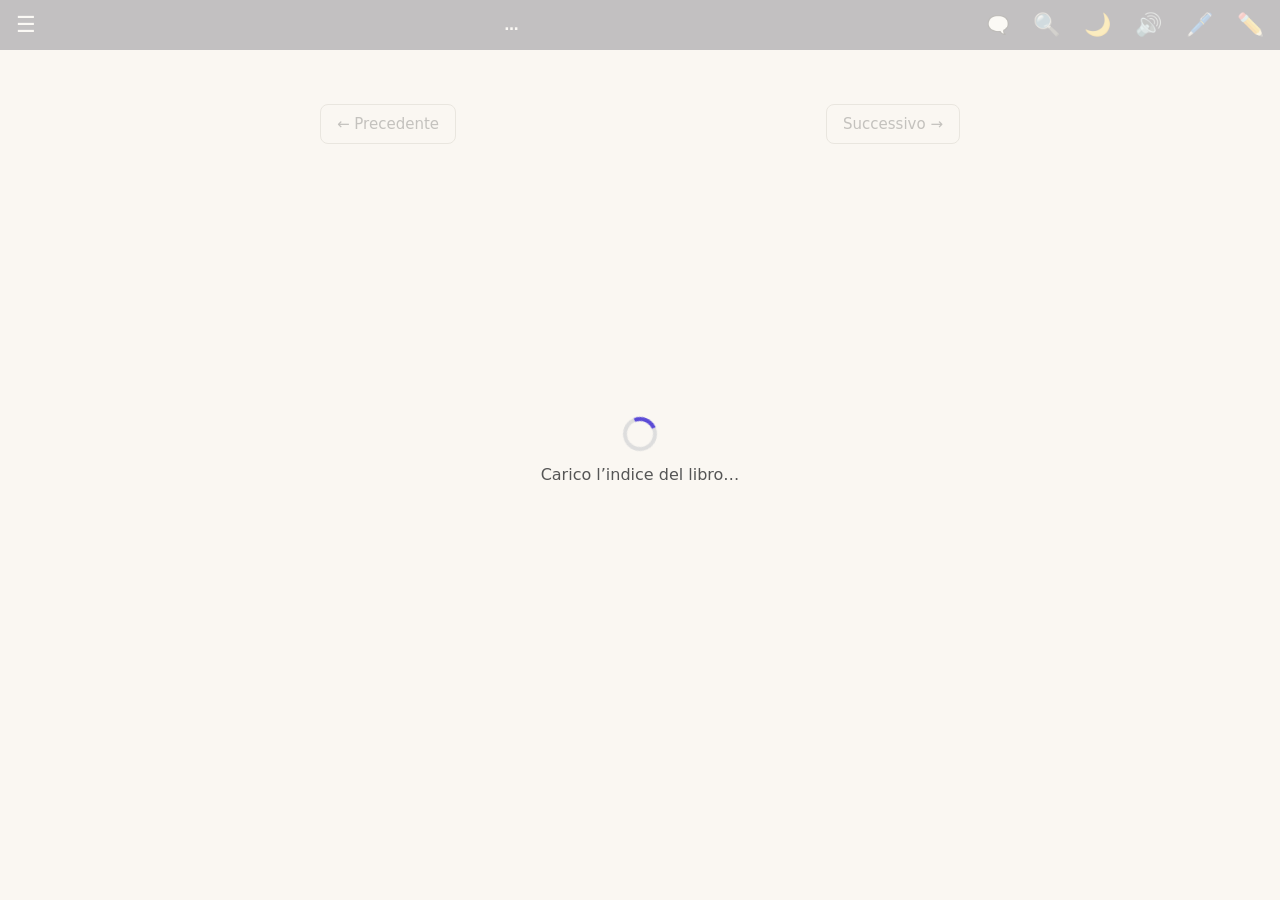
<file: index.html>
<!DOCTYPE html>
<html lang="it">
<head>
  <meta charset="UTF-8">
  <!-- Se GitHub Pages è configurato sulla cartella root, reindirizza all'app in docs/ -->
  <meta http-equiv="refresh" content="0; url=docs/">
  <title>Memorie di un futuro anteriore</title>
</head>
<body>
  <p><a href="docs/">Apri il libro →</a></p>
</body>
</html>
</file>
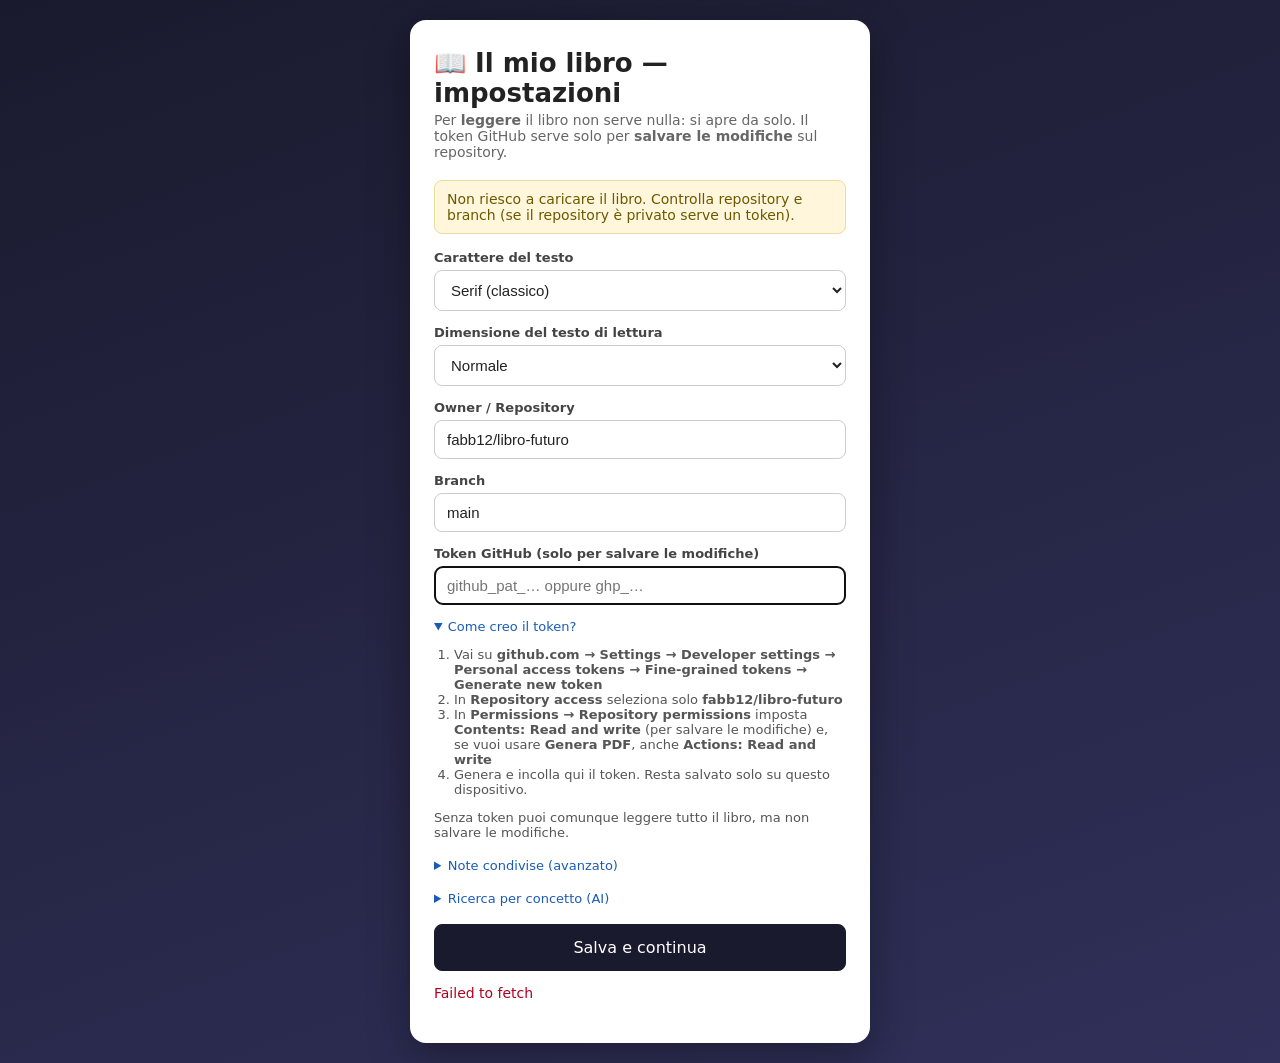
<file: docs/index.html>
<!DOCTYPE html>
<html lang="it">
<head>
  <meta charset="UTF-8">
  <meta name="viewport" content="width=device-width, initial-scale=1.0, viewport-fit=cover">
  <meta name="theme-color" content="#1a1a2e">
  <title>Memorie di un futuro anteriore — Editor</title>
  <link rel="manifest" href="manifest.webmanifest">
  <link rel="preconnect" href="https://fonts.googleapis.com">
  <link rel="preconnect" href="https://fonts.gstatic.com" crossorigin>
  <link href="https://fonts.googleapis.com/css2?family=Source+Serif+4:ital,opsz,wght@0,8..60,400..700;1,8..60,400..700&family=Source+Sans+3:ital,wght@0,400..700;1,400..700&display=swap" rel="stylesheet">
  <link rel="stylesheet" href="style.css?v=10">
  <link rel="icon" href="icons/icon-192.png">
  <link rel="apple-touch-icon" href="icons/icon-192.png">
  <meta name="apple-mobile-web-app-capable" content="yes">
  <meta name="apple-mobile-web-app-status-bar-style" content="black-translucent">
</head>
<body>

  <!-- ===== Setup / login ===== -->
  <div id="setup-screen" class="screen hidden">
    <div class="setup-card">
      <h1>📖 Il mio libro — impostazioni</h1>
      <p class="setup-sub">Per <b>leggere</b> il libro non serve nulla: si apre da solo. Il token GitHub serve solo per <b>salvare le modifiche</b> sul repository.</p>
      <p id="setup-hint" class="hint hidden"></p>

      <label>Carattere del testo
        <select id="cfg-fontfamily">
          <option value="serif" selected>Serif (classico)</option>
          <option value="sans">Sans serif (moderno)</option>
        </select>
      </label>

      <label>Dimensione del testo di lettura
        <select id="cfg-fontsize">
          <option value="0.85">Piccola</option>
          <option value="1" selected>Normale</option>
          <option value="1.15">Grande</option>
          <option value="1.3">Molto grande</option>
        </select>
      </label>

      <label>Owner / Repository
        <input id="cfg-repo" type="text" value="fabb12/libro-futuro" autocapitalize="off" autocorrect="off">
      </label>
      <label>Branch
        <input id="cfg-branch" type="text" value="main" autocapitalize="off" autocorrect="off">
      </label>
      <label>Token GitHub (solo per salvare le modifiche)
        <input id="cfg-token" type="password" placeholder="github_pat_… oppure ghp_…" autocapitalize="off">
      </label>
      <details class="token-help">
        <summary>Come creo il token?</summary>
        <ol>
          <li>Vai su <b>github.com → Settings → Developer settings → Personal access tokens → Fine-grained tokens → Generate new token</b></li>
          <li>In <b>Repository access</b> seleziona solo <b>fabb12/libro-futuro</b></li>
          <li>In <b>Permissions → Repository permissions</b> imposta <b>Contents: Read and write</b> (per salvare le modifiche) e, se vuoi usare <b>Genera PDF</b>, anche <b>Actions: Read and write</b></li>
          <li>Genera e incolla qui il token. Resta salvato solo su questo dispositivo.</li>
        </ol>
        <p>Senza token puoi comunque leggere tutto il libro, ma non salvare le modifiche.</p>
      </details>

      <details class="token-help notes-help">
        <summary>Note condivise (avanzato)</summary>
        <p>Le note aggiunte al testo e le annotazioni a penna sono <b>condivise</b>: vengono salvate nel repository (file <code>docs/notes-data.json</code> e <code>docs/ink-data.json</code>) e <b>tutti i lettori le vedono</b>. Per salvarne di nuove serve il <b>token GitHub</b> qui sopra; senza token restano solo su questo dispositivo.</p>
        <p>In alternativa, se vuoi che anche lettori <b>senza token</b> possano scrivere note condivise, puoi usare un progetto gratuito <b>Firebase</b>:</p>
        <ol>
          <li>Crea un progetto su <b>console.firebase.google.com</b> e attiva <b>Firestore Database</b>.</li>
          <li>Nelle <b>Regole</b> consenti lettura/scrittura sulla raccolta <code>notes</code>.</li>
          <li>In <b>Impostazioni progetto</b> copia <b>ID progetto</b> e <b>Chiave API Web</b> e incollali qui sotto.</li>
        </ol>
        <label>ID progetto Firebase
          <input id="cfg-fb-project" type="text" autocapitalize="off" autocorrect="off" placeholder="es. libro-futuro-note">
        </label>
        <label>Chiave API Web
          <input id="cfg-fb-key" type="text" autocapitalize="off" autocorrect="off" placeholder="AIza…">
        </label>
        <p>Per attivarle <b>per tutti</b> in modo permanente, gli stessi due valori vanno messi nel file <code>docs/notes-config.js</code> del repository.</p>
      </details>

      <details class="token-help ai-help">
        <summary>Ricerca per concetto (AI)</summary>
        <p>Per cercare idee affini, inserisci una chiave per un'API compatibile con OpenAI. La chiave resta solo su questo dispositivo ed è usata esclusivamente quando scegli <b>Concetto</b>.</p>
        <label>Indirizzo API
          <input id="cfg-ai-url" type="url" autocapitalize="off" autocorrect="off" placeholder="https://api.openai.com/v1">
        </label>
        <label>Modello
          <input id="cfg-ai-model" type="text" autocapitalize="off" autocorrect="off" placeholder="gpt-4o-mini">
        </label>
        <label>Chiave API AI
          <input id="cfg-ai-key" type="password" autocapitalize="off" autocomplete="off" placeholder="sk-…">
        </label>
      </details>

      <button id="btn-connect" class="btn primary">Salva e continua</button>
      <p id="setup-error" class="error hidden"></p>
    </div>
  </div>

  <!-- ===== App ===== -->
  <div id="app-screen" class="screen hidden">
    <header id="topbar">
      <button id="btn-toc" class="iconbtn" title="Indice">☰</button>
      <div id="chapter-label">…</div>
      <div class="topbar-actions">
        <button id="btn-notes" class="iconbtn" title="Note del capitolo">🗨️</button>
        <button id="btn-search" class="iconbtn" title="Cerca nel capitolo">🔍</button>
        <button id="btn-theme" class="iconbtn" title="Lettura notturna">🌙</button>
        <button id="btn-tts" class="iconbtn" title="Ascolta il capitolo">🔊</button>
        <button id="btn-pen" class="iconbtn" title="Penna: sottolinea e scrivi sul testo">🖊️</button>
        <button id="btn-mode" class="iconbtn" title="Modifica">✏️</button>
        <button id="btn-save" class="iconbtn hidden" title="Salva sul repository">💾</button>
      </div>
    </header>

    <!-- Ricerca nel capitolo o nell'intero libro -->
    <div id="search-bar" class="hidden">
      <div class="search-controls">
        <select id="search-kind" title="Tipo di ricerca">
          <option value="word">Parola</option>
          <option value="phrase">Frase esatta</option>
          <option value="concept">Concetto (AI)</option>
        </select>
        <select id="search-scope" title="Dove cercare">
          <option value="book">Tutto il libro</option>
          <option value="chapter">Questo capitolo</option>
        </select>
        <input id="search-input" type="search" placeholder="Parola, frase o concetto…"
               autocapitalize="off" autocorrect="off" autocomplete="off" spellcheck="false">
        <button id="search-run" class="btn small primary">Cerca</button>
        <span id="search-count"></span>
        <button id="search-prev" class="iconbtn" title="Risultato precedente">▲</button>
        <button id="search-next" class="iconbtn" title="Risultato successivo">▼</button>
        <button id="search-close" class="iconbtn" title="Chiudi la ricerca">✕</button>
      </div>
      <div id="search-status" class="hidden"></div>
      <div id="search-results" class="hidden"></div>
    </div>

    <!-- TOC drawer -->
    <nav id="toc-drawer" class="hidden">
      <div class="toc-head">
        <strong>Indice</strong>
        <button id="btn-toc-close" class="iconbtn">✕</button>
      </div>
      <div id="toc-list"></div>
      <div class="toc-foot">
        <button id="btn-pdf" class="btn small">📄 Genera PDF finale</button>
        <button id="btn-refresh" class="btn small">↻ Ricarica dal repo</button>
        <button id="btn-logout" class="btn small ghost">Impostazioni / esci</button>
      </div>
    </nav>
    <div id="toc-backdrop" class="hidden"></div>

    <!-- Reader -->
    <main id="reader" class="view">
      <article id="reader-content"></article>
      <div id="chapter-nav">
        <button id="btn-prev" class="btn ghost">← Precedente</button>
        <button id="btn-next" class="btn ghost">Successivo →</button>
      </div>
    </main>

    <!-- Editor -->
    <main id="editor" class="view hidden">
      <div id="editor-bar">
        <span id="editor-path"></span>
        <span id="dirty-flag" class="hidden">● non salvato</span>
        <button id="btn-copy" class="iconbtn fmt-btn" title="Seleziona tutto e copia negli appunti">📋</button>
        <button id="btn-bold" class="iconbtn fmt-btn" title="Grassetto — \textbf (Ctrl+B)"><b>B</b></button>
        <button id="btn-italic" class="iconbtn fmt-btn" title="Corsivo — \textit (Ctrl+I)"><i>I</i></button>
        <button id="btn-img" class="iconbtn img-btn" title="Inserisci un'immagine nel punto del cursore">🖼️</button>
      </div>
      <textarea id="editor-area" spellcheck="false" autocapitalize="off" autocorrect="off"></textarea>
    </main>

    <!-- Barra di lettura ad alta voce -->
    <div id="tts-bar" class="hidden">
      <div class="tts-row">
        <button id="tts-prev" class="iconbtn" title="Paragrafo precedente">⏮</button>
        <button id="tts-play" class="iconbtn tts-big" title="Ascolta">▶</button>
        <button id="tts-next" class="iconbtn" title="Paragrafo successivo">⏭</button>
        <select id="tts-rate" title="Velocità">
          <option value="0.8">0.8×</option>
          <option value="1" selected>1×</option>
          <option value="1.2">1.2×</option>
          <option value="1.5">1.5×</option>
        </select>
        <button id="tts-close" class="iconbtn" title="Chiudi">✕</button>
      </div>
      <div class="tts-row">
        <label class="tts-voice-label">Voce
          <select id="tts-voice"></select>
        </label>
      </div>
      <div id="tts-hint">Tocca un paragrafo per iniziare a leggere da lì</div>
    </div>

    <!-- Barra della penna: annotazioni a mano libera in modalità lettura -->
    <div id="pen-bar" class="hidden">
      <div class="pen-row">
        <button id="pen-tool-pen" class="iconbtn pen-tool sel" title="Penna">✒️</button>
        <button id="pen-tool-hl" class="iconbtn pen-tool" title="Evidenziatore">🖍️</button>
        <button id="pen-tool-eraser" class="iconbtn pen-tool" title="Gomma: tocca un tratto per cancellarlo">🧽</button>
        <span class="pen-sep"></span>
        <button class="pen-color" data-color="#1c1c1c" title="Nero" style="--c:#1c1c1c"></button>
        <button class="pen-color" data-color="#d62828" title="Rosso" style="--c:#d62828"></button>
        <button class="pen-color" data-color="#1d4ed8" title="Blu" style="--c:#1d4ed8"></button>
        <button class="pen-color" data-color="#15803d" title="Verde" style="--c:#15803d"></button>
        <button class="pen-color" data-color="#e8b800" title="Giallo" style="--c:#e8b800"></button>
      </div>
      <div class="pen-row">
        <label class="pen-width-label">Tratto
          <input id="pen-width" type="range" min="1" max="10" step="1" value="3" title="Spessore del tratto">
        </label>
        <span id="pen-preview"><span id="pen-preview-dot"></span></span>
        <button id="pen-undo" class="iconbtn" title="Annulla l'ultima azione (tratto o cancellazione)">↩️</button>
        <button id="pen-clear" class="iconbtn" title="Cancella tutti i tratti del capitolo">🗑️</button>
        <button id="pen-close" class="iconbtn" title="Chiudi la penna">✕</button>
      </div>
      <div id="pen-hint">Disegna con un dito o con la penna · con due dita scorri la pagina · le annotazioni sono condivise con tutti i lettori (per salvarle serve il token)</div>
    </div>

    <!-- Note al testo: si aggiungono premendo due volte su una parola -->

    <div id="toast" class="hidden"></div>
    <div id="loading" class="hidden"><div class="spinner"></div><span id="loading-msg">Caricamento…</span></div>
  </div>

  <!-- Sfondo condiviso per composer/popup delle note -->
  <div id="note-backdrop" class="hidden"></div>

  <!-- Composizione di una nuova nota -->
  <div id="note-composer" class="hidden">
    <div class="note-panel-head">Aggiungi una nota al testo</div>
    <div id="note-quote" class="note-quote"></div>
    <textarea id="note-text" placeholder="Scrivi qui la tua nota…"></textarea>
    <input id="note-author" type="text" placeholder="Il tuo nome (facoltativo)" autocapitalize="words" autocorrect="off">
    <div class="note-actions">
      <button id="note-cancel" class="btn small ghost">Annulla</button>
      <button id="note-save" class="btn small primary">Salva nota</button>
    </div>
  </div>

  <!-- Elenco / lettura delle note -->
  <div id="note-popup" class="hidden">
    <div id="note-popup-text"></div>
    <button id="note-popup-close" class="btn small">Chiudi</button>
  </div>

  <!-- Generazione PDF -->
  <div id="pdf-popup" class="hidden">
    <div class="note-panel-head">Genera PDF del libro</div>
    <div id="pdf-body">
      <p class="pdf-hint">La compilazione avviene su GitHub (Actions) e richiede qualche minuto. Al termine il PDF si scarica da solo su questo dispositivo.</p>
      <label class="pdf-mode">Versione
        <select id="pdf-mode">
          <option value="finale" selected>Finale (senza watermark)</option>
          <option value="bozza">Bozza (con watermark)</option>
        </select>
      </label>
      <div id="pdf-status" class="hidden"></div>
      <div id="pdf-links" class="hidden"></div>
      <div id="pdf-last" class="hidden"></div>
    </div>
    <div class="note-actions">
      <button id="pdf-close" class="btn small ghost">Chiudi</button>
      <button id="pdf-start" class="btn small primary">Avvia generazione</button>
    </div>
  </div>

  <!-- Inserimento di un'immagine nel capitolo -->
  <div id="img-popup" class="hidden">
    <div class="note-panel-head">Inserisci un'immagine</div>
    <div id="img-body">
      <p class="pdf-hint">L'immagine (PNG o JPG) viene caricata nella cartella <code>images/</code> del repository e il codice LaTeX viene inserito nel punto in cui hai lasciato il cursore. Puoi anche inserire un'immagine già presente scrivendone solo il nome, senza scegliere un file.</p>
      <button id="img-choose" type="button" class="btn small img-file-label">📷 Scegli o scatta un'immagine…</button>
      <input id="img-file" type="file" accept="image/png,image/jpeg,image/gif,image/webp" class="file-input-offscreen">
      <div id="img-preview-wrap" class="hidden"><img id="img-preview" alt="Anteprima dell'immagine"></div>
      <label class="img-field">Nome del file nella cartella images/
        <input id="img-name" type="text" autocapitalize="off" autocorrect="off" placeholder="es. mia_figura.png">
      </label>
      <label class="img-field">Dimensione (larghezza rispetto alla pagina)
        <select id="img-width">
          <option value="0.3">Piccola — 30%</option>
          <option value="0.4">40%</option>
          <option value="0.5">Media — 50%</option>
          <option value="0.6">60%</option>
          <option value="0.7">70%</option>
          <option value="0.8" selected>Grande — 80%</option>
          <option value="0.9">90%</option>
          <option value="1">Tutta la pagina — 100%</option>
        </select>
      </label>
      <label class="img-field">Didascalia (facoltativa)
        <input id="img-caption" type="text" placeholder="es. Il gap tra emozione e ragione">
      </label>
      <div id="img-status" class="hidden"></div>
    </div>
    <div class="note-actions">
      <button id="img-cancel" class="btn small ghost">Annulla</button>
      <button id="img-insert" class="btn small primary">Carica e inserisci</button>
    </div>
  </div>

  <!-- Footnote popup -->
  <div id="fn-popup" class="hidden">
    <div id="fn-popup-text"></div>
    <button id="fn-popup-close" class="btn small">Chiudi</button>
  </div>

  <script src="notes-config.js"></script>
  <script src="app.js?v=14"></script>
</body>
</html>
</file>
<file: docs/style.css>
/* ===== Base ===== */
* { box-sizing: border-box; }
html { -webkit-text-size-adjust: 100%; }
body {
  margin: 0;
  font-family: 'Source Serif 4', Georgia, 'Times New Roman', serif;
  background: #faf7f2;
  color: #222;
  -webkit-font-smoothing: antialiased;
  -moz-osx-font-smoothing: grayscale;
}
/* Carattere scelto nelle impostazioni (data-font impostato da app.js) */
html[data-font="sans"] body {
  font-family: 'Source Sans 3', -apple-system, 'Segoe UI', Roboto, Helvetica, Arial, sans-serif;
}
.hidden { display: none !important; }

button { font: inherit; cursor: pointer; }
.btn {
  border: 1px solid #b8b2a7;
  background: #fff;
  color: #222;
  border-radius: 8px;
  padding: 10px 16px;
  font-family: -apple-system, system-ui, sans-serif;
  font-size: 15px;
}
.btn.primary { background: #1a1a2e; color: #fff; border-color: #1a1a2e; }
.btn.ghost { background: transparent; }
.btn.small { padding: 6px 12px; font-size: 13px; }
.iconbtn {
  border: none; background: transparent; font-size: 22px;
  padding: 8px 12px; line-height: 1; color: #333;
}

/* ===== Setup screen ===== */
#setup-screen {
  min-height: 100vh; display: flex; align-items: center; justify-content: center;
  padding: 20px; background: linear-gradient(160deg, #1a1a2e 0%, #30305a 100%);
}
.setup-card {
  background: #fff; border-radius: 16px; padding: 28px 24px;
  max-width: 460px; width: 100%;
  font-family: -apple-system, system-ui, sans-serif;
  box-shadow: 0 12px 40px rgba(0,0,0,.35);
}
.setup-card h1 { margin: 0 0 4px; font-size: 26px; }
.setup-sub { color: #666; margin: 0 0 20px; font-size: 14px; }
.setup-card label { display: block; font-size: 13px; font-weight: 600; color: #444; margin-bottom: 14px; }
.setup-card input, .setup-card select {
  display: block; width: 100%; margin-top: 5px;
  padding: 10px 12px; font-size: 15px;
  border: 1px solid #ccc; border-radius: 8px;
  background: #fff; color: #222;
}
.token-help { font-size: 13px; color: #555; margin-bottom: 18px; }
.token-help summary { cursor: pointer; color: #1a5bb8; }
.token-help ol { padding-left: 20px; }
#btn-connect { width: 100%; padding: 13px; font-size: 16px; }
.error { color: #b00020; font-size: 14px; }
.hint {
  background: #fff6db; border: 1px solid #eadb9e; border-radius: 8px;
  padding: 10px 12px; font-size: 14px; color: #6b5900; margin: 0 0 16px;
}

/* ===== Topbar ===== */
#topbar {
  position: sticky; top: 0; z-index: 30;
  display: flex; align-items: center;
  background: #1a1a2e; color: #fff;
  padding: 6px 4px;
  padding-top: calc(6px + env(safe-area-inset-top));
}
#topbar .iconbtn { color: #fff; }
#chapter-label {
  flex: 1; text-align: center;
  font-family: -apple-system, system-ui, sans-serif;
  font-size: 14px; font-weight: 600;
  white-space: nowrap; overflow: hidden; text-overflow: ellipsis;
  padding: 0 6px;
}
.topbar-actions { display: flex; }
/* con la penna la barra ha piu' pulsanti: sui telefoni stretti si compattano */
@media (max-width: 430px) {
  #topbar .iconbtn { padding: 8px 6px; font-size: 20px; }
}
#btn-pen.pen-active { background: #5b4bd6; border-radius: 8px; }

/* ===== Barra di ricerca nel capitolo ===== */
#search-bar {
  position: sticky; z-index: 29;
  top: calc(env(safe-area-inset-top) + 40px);
  display: block;
  background: #f3f0e8; border-bottom: 1px solid #ddd;
  padding: 6px 8px;
  font-family: -apple-system, system-ui, sans-serif;
}
.search-controls { display: flex; align-items: center; gap: 5px; }
#search-kind, #search-scope {
  border: 1px solid #ccc; border-radius: 8px; padding: 8px 6px;
  background: #fff; color: #222; font-size: 13px;
}
#search-run { white-space: nowrap; }
#search-status { padding: 8px 4px 3px; color: #666; font-size: 13px; }
#search-status.err { color: #b00020; }
#search-results {
  max-height: min(52vh, 430px); overflow-y: auto; margin-top: 6px;
  background: #fff; border: 1px solid #ddd; border-radius: 8px;
  box-shadow: 0 7px 20px rgba(0,0,0,.14);
}
.search-result {
  display: block; width: 100%; border: 0; border-bottom: 1px solid #eee;
  background: transparent; padding: 10px 12px; text-align: left; color: #222;
}
.search-result:last-child { border-bottom: 0; }
.search-result:hover, .search-result:focus { background: #f0edff; outline: none; }
.search-result-title { display: block; font-weight: 700; font-size: 14px; margin-bottom: 3px; }
.search-result-snippet { display: block; color: #555; font-size: 13px; line-height: 1.4; }
.search-result-snippet mark { background: #ffe082; }
@media (max-width: 680px) {
  .search-controls { flex-wrap: wrap; }
  #search-input { order: 3; flex-basis: calc(100% - 82px); }
  #search-run { order: 4; }
  #search-count, #search-prev, #search-next { display: none; }
}
#search-bar.hidden { display: none; }
#search-input {
  flex: 1; min-width: 0;
  border: 1px solid #ccc; border-radius: 8px;
  padding: 8px 12px; font-size: 15px;
  background: #fff; color: #222;
}
#search-input:focus { outline: none; border-color: #5b4bd6; }
#search-count {
  font-size: 13px; color: #666; min-width: 42px; text-align: center;
  font-variant-numeric: tabular-nums; white-space: nowrap;
}
#search-bar .iconbtn { font-size: 16px; padding: 6px 8px; color: #444; }
mark.search-hl {
  background: #ffe082; color: inherit; border-radius: 2px;
}
mark.search-hl.search-current {
  background: #ff9800; color: #1a1a1a;
  box-shadow: 0 0 0 2px rgba(255,152,0,.4);
}

/* ===== TOC drawer ===== */
#toc-drawer {
  position: fixed; top: 0; left: 0; bottom: 0; z-index: 50;
  width: min(320px, 85vw);
  background: #fff;
  box-shadow: 4px 0 24px rgba(0,0,0,.25);
  display: flex; flex-direction: column;
  font-family: -apple-system, system-ui, sans-serif;
  padding-top: env(safe-area-inset-top);
}
#toc-backdrop {
  position: fixed; inset: 0; z-index: 40; background: rgba(0,0,0,.4);
}
.toc-head {
  display: flex; align-items: center; justify-content: space-between;
  padding: 12px 8px 12px 16px; border-bottom: 1px solid #eee;
  font-size: 17px;
}
#toc-list { flex: 1; overflow-y: auto; padding: 8px 0; }
.toc-part {
  padding: 14px 16px 6px;
  font-size: 11px; font-weight: 700; letter-spacing: .08em;
  text-transform: uppercase; color: #888;
}
.toc-item {
  display: block; width: 100%; text-align: left;
  border: none; background: none;
  padding: 10px 16px; font-size: 15px; color: #222;
  border-left: 3px solid transparent;
}
.toc-item.active { background: #f0edff; border-left-color: #5b4bd6; font-weight: 600; }
.toc-foot {
  border-top: 1px solid #eee; padding: 10px 16px;
  padding-bottom: calc(10px + env(safe-area-inset-bottom));
  display: flex; gap: 8px; flex-wrap: wrap;
}

/* ===== Reader ===== */
#reader { padding: 0 0 40px; }
#reader-content {
  position: relative; /* aggancia il livello delle annotazioni a penna */
  max-width: 680px; margin: 0 auto;
  padding: 24px 20px 20px;
  /* --font-scale: scelta dell'utente nelle impostazioni (app.js) */
  font-size: calc(19px * var(--font-scale, 1)); line-height: 1.65;
}
@media (min-width: 800px) { #reader-content { font-size: calc(20px * var(--font-scale, 1)); } }

#reader-content h1 {
  font-size: calc(30px * var(--font-scale, 1)); line-height: 1.25; margin: 10px 0 24px;
  font-weight: 600;
}
#reader-content h2 { font-size: calc(23px * var(--font-scale, 1)); margin: 34px 0 12px; font-weight: 600; }
#reader-content h3 { font-size: calc(19px * var(--font-scale, 1)); margin: 28px 0 10px; font-weight: 600; }
#reader-content h4 { font-size: calc(17px * var(--font-scale, 1)); margin: 22px 0 8px; font-weight: 600; }
#reader-content p { margin: 0 0 1em; text-align: justify; hyphens: auto; }

#reader-content .flushright { text-align: right; }
#reader-content .flushleft { text-align: left; }
#reader-content .center { text-align: center; }
#reader-content .smallcaps { font-variant: small-caps; letter-spacing: .04em; }

#reader-content blockquote {
  margin: 1.2em 0; padding: 2px 0 2px 18px;
  border-left: 3px solid #c9c2b4; color: #444; font-style: italic;
}
#reader-content .epigraph {
  margin: 0 0 2em; color: #555; font-style: italic;
}
#reader-content .epigraph .epigraph-source {
  font-style: normal; font-size: 15px; color: #777; margin-top: 6px;
}

#reader-content figure {
  margin: 1.6em 0; text-align: center;
}
#reader-content img {
  max-width: 100%; height: auto; border-radius: 6px;
  box-shadow: 0 2px 12px rgba(0,0,0,.12);
}
#reader-content figcaption {
  font-size: 14px; color: #777; margin-top: 8px; line-height: 1.5;
  font-family: -apple-system, system-ui, sans-serif; text-align: left;
}
.img-loading {
  display: inline-block; padding: 30px 20px; color: #999;
  background: #efece5; border-radius: 6px; font-size: 14px;
  font-family: -apple-system, system-ui, sans-serif;
}

/* ===== Copertina =====
   Occupa tutta la pagina: il contenitore di lettura (#reader-content.is-cover)
   perde margini e larghezza massima e la copertina riempie lo schermo
   sotto la barra (--topbar-h impostata da app.js).
   L'immagine viene mostrata SEMPRE per intero (object-fit: contain): il
   riquadro si adatta all'altezza disponibile e alla larghezza dello schermo,
   così su monitor grandi la copertina non viene tagliata. */
#reader-content.is-cover { max-width: none; padding: 0; }
.cover-page {
  --cover-h: calc(100vh - var(--topbar-h, 52px));
  /* larghezza stimata della copertina: l'immagine e' verticale (767x1024),
     quindi o e' limitata dall'altezza disponibile o dalla larghezza dello
     schermo. Serve solo a dimensionare il testo dell'overlay. */
  --cover-w: min(100vw, var(--cover-h) * 767 / 1024);
  position: relative;
  margin: 0;
  height: var(--cover-h);
  min-height: 380px;
  display: flex;
  align-items: center;
  justify-content: center;
  background: #1a1a2e;
  overflow: hidden;
}
@supports (height: 100dvh) {
  .cover-page { --cover-h: calc(100dvh - var(--topbar-h, 52px)); }
}
/* il riquadro si stringe attorno all'immagine: l'overlay resta agganciato
   alla copertina e non ai bordi dello schermo */
.cover-imgwrap {
  position: relative;
  display: block;
  /* il riquadro prende l'altezza disponibile, ma non piu' di quanto la
     larghezza del contenitore consenta mantenendo le proporzioni:
     l'altezza viene ricavata dall'aspect-ratio */
  width: min(100%, var(--cover-h) * 767 / 1024);
  height: auto;
  aspect-ratio: 767 / 1024;
  overflow: hidden;
}
/* l'id serve a vincere su "#reader-content img { height:auto, max-width:100% }" */
#reader-content .cover-imgwrap img {
  display: block;
  width: 100%; height: 100%;
  max-width: 100%;
  /* contain, non cover: l'immagine non viene mai tagliata */
  object-fit: contain;
  border-radius: 0; box-shadow: none;
}
/* finché l'immagine non è caricata il riquadro non ha dimensioni proprie:
   il placeholder tiene in piedi l'area centrale */
.cover-imgwrap .img-loading {
  position: absolute; top: 50%; left: 50%;
  transform: translate(-50%, -50%);
  background: transparent; color: #999;
  white-space: nowrap;
}
.cover-overlay {
  position: absolute; top: 6%; left: 50%;
  transform: translateX(-50%);
  width: min(88%, 620px);
  background: rgba(0,0,0,.45);
  color: #fff;
  border-radius: 12px;
  padding: 16px 14px;
  text-align: center;
}
/* le dimensioni del testo seguono la larghezza della copertina (--cover-w),
   non quella della finestra: su schermi larghi l'immagine è alta e stretta e
   un font in vw risulterebbe sproporzionato */
#reader-content .cover-overlay h1 {
  color: #fff;
  font-size: clamp(17px, calc(var(--cover-w, 100vw) * .052), 30px);
  line-height: 1.3;
  letter-spacing: .08em;
  text-transform: uppercase;
  margin: 0 0 10px;
}
#reader-content .cover-overlay p {
  margin: 0; text-align: center; hyphens: none;
}
#reader-content p.cover-subtitle {
  font-size: clamp(12px, calc(var(--cover-w, 100vw) * .038), 17px);
  line-height: 1.5;
  margin: 0 0 12px;
}
#reader-content p.cover-author {
  font-family: -apple-system, system-ui, sans-serif;
  font-size: clamp(12px, calc(var(--cover-w, 100vw) * .038), 16px);
  letter-spacing: .18em;
  text-transform: uppercase;
}

#reader-content ul, #reader-content ol { margin: 0 0 1em; padding-left: 26px; }
#reader-content li { margin-bottom: .5em; }

#reader-content .fbox {
  display: inline-block; border: 1px solid #999; padding: 8px 12px; margin: 4px 0;
}
#reader-content hr.latex-rule { border: none; border-top: 1px solid #bbb; margin: 1.4em auto; width: 50%; }
.bigskip { height: 1.6em; }
.medskip { height: 1em; }
.smallskip { height: .5em; }

/* dialogue boxes (\human / \ai) */
.msg { margin: 1em 0; padding: 12px 16px; border-radius: 12px; }
.msg-label {
  display: block; font-family: -apple-system, system-ui, sans-serif;
  font-size: 12px; font-weight: 700; letter-spacing: .05em; margin-bottom: 4px;
}
.msg.human { background: #eee9df; border: 1px solid #ddd3c0; }
.msg.ai { background: #e7ecf7; border: 1px solid #ccd7ee; margin-left: 24px; }

/* footnotes */
sup.fnref {
  color: #5b4bd6; cursor: pointer; font-weight: 700;
  font-family: -apple-system, system-ui, sans-serif; font-size: 12px;
  padding: 0 2px;
}
.endnotes {
  margin-top: 3em; border-top: 1px solid #ddd; padding-top: 1em;
  font-size: 14px; color: #555;
}
.endnotes h4 { margin: 0 0 10px; font-family: -apple-system, system-ui, sans-serif; }
.endnotes li { margin-bottom: .6em; }

#fn-popup {
  position: fixed; left: 12px; right: 12px; bottom: 12px; z-index: 100;
  max-width: 640px; margin: 0 auto;
  background: #fff; border-radius: 14px; padding: 16px;
  box-shadow: 0 8px 40px rgba(0,0,0,.35);
  font-size: 15px; line-height: 1.5;
  padding-bottom: calc(16px + env(safe-area-inset-bottom));
}
#fn-popup-text { margin-bottom: 10px; }

#chapter-nav {
  max-width: 680px; margin: 0 auto; padding: 10px 20px 30px;
  display: flex; justify-content: space-between; gap: 10px;
}

/* ===== Editor ===== */
#editor {
  display: flex; flex-direction: column;
  height: calc(100vh - 52px);
  height: calc(100dvh - 52px);
}
#editor.hidden { display: none; }
#editor-bar {
  display: flex; align-items: center; gap: 12px;
  padding: 8px 14px; background: #efece5; border-bottom: 1px solid #ddd;
  font-family: ui-monospace, Menlo, monospace; font-size: 12px; color: #666;
}
#dirty-flag { color: #b00020; font-weight: 700; }
#editor-area {
  flex: 1; width: 100%; border: none; resize: none; outline: none;
  padding: 14px; font-family: ui-monospace, Menlo, Consolas, monospace;
  font-size: 14px; line-height: 1.55; background: #fffdf8; color: #222;
  -webkit-overflow-scrolling: touch;
}

/* ===== Lettura ad alta voce (TTS) ===== */
#tts-bar {
  position: fixed; left: 0; right: 0; bottom: 0; z-index: 90;
  background: #1a1a2e; color: #fff;
  padding: 8px 12px calc(8px + env(safe-area-inset-bottom));
  box-shadow: 0 -4px 20px rgba(0,0,0,.3);
  font-family: -apple-system, system-ui, sans-serif;
}
.tts-row {
  display: flex; align-items: center; justify-content: center; gap: 8px;
  margin-bottom: 4px;
}
#tts-bar .iconbtn { color: #fff; font-size: 20px; }
#tts-bar .tts-big {
  font-size: 26px; background: #5b4bd6; border-radius: 50%;
  width: 52px; height: 52px; padding: 0;
}
#tts-bar select {
  background: #2a2a45; color: #fff; border: 1px solid #444;
  border-radius: 8px; padding: 6px 8px; font-size: 14px; max-width: 220px;
}
.tts-voice-label { font-size: 12px; color: #aaa; display: flex; align-items: center; gap: 6px; }
#tts-hint { text-align: center; font-size: 11px; color: #888; }
body.tts-open #reader { padding-bottom: 150px; }
body.tts-open #chapter-nav { padding-bottom: 150px; }

.tts-current {
  background: #fff3c4 !important; border-radius: 6px;
  box-shadow: 0 0 0 6px #fff3c4;
  transition: background .3s;
}
body.dark .tts-current { background: #3a3520 !important; box-shadow: 0 0 0 6px #3a3520; }

/* ===== Note al testo ===== */
mark.note-hl {
  background: #fde8b0; color: inherit;
  border-bottom: 2px solid #e0a92e;
  border-radius: 2px; padding: 0 1px; cursor: pointer;
}
mark.note-hl.note-flash {
  animation: noteFlash 1.4s ease;
}
@keyframes noteFlash {
  0%, 100% { background: #fde8b0; }
  30% { background: #f7c948; }
}

#btn-notes.has-notes { position: relative; }
#btn-notes {
  font-size: 18px;
  font-family: -apple-system, system-ui, sans-serif;
}

#note-backdrop { position: fixed; inset: 0; z-index: 110; background: rgba(0,0,0,.4); }

/* composer + popup: pannello in basso, come fn-popup */
#note-composer, #note-popup {
  position: fixed; left: 12px; right: 12px; bottom: 12px; z-index: 120;
  max-width: 640px; margin: 0 auto;
  background: #fff; border-radius: 14px; padding: 16px;
  box-shadow: 0 8px 40px rgba(0,0,0,.35);
  font-family: -apple-system, system-ui, sans-serif;
  padding-bottom: calc(16px + env(safe-area-inset-bottom));
}
.note-panel-head { font-size: 15px; font-weight: 700; margin-bottom: 10px; }
.note-quote {
  font-family: 'Source Serif 4', Georgia, serif; font-style: italic; color: #555;
  border-left: 3px solid #e0a92e; padding: 2px 0 2px 10px; margin-bottom: 12px;
  font-size: 15px; max-height: 5em; overflow: auto;
}
#note-text {
  width: 100%; min-height: 90px; resize: vertical;
  border: 1px solid #ccc; border-radius: 8px; padding: 10px 12px;
  font: inherit; font-size: 15px; margin-bottom: 10px;
}
#note-author {
  width: 100%; border: 1px solid #ccc; border-radius: 8px;
  padding: 9px 12px; font: inherit; font-size: 14px; margin-bottom: 12px;
}
.note-actions { display: flex; justify-content: flex-end; gap: 8px; }

/* pannelli generazione PDF e inserimento immagine: stesso stile dei popup nota */
#pdf-popup, #img-popup {
  position: fixed; left: 12px; right: 12px; bottom: 12px; z-index: 120;
  max-width: 640px; margin: 0 auto;
  background: #fff; border-radius: 14px; padding: 16px;
  box-shadow: 0 8px 40px rgba(0,0,0,.35);
  font-family: -apple-system, system-ui, sans-serif;
  padding-bottom: calc(16px + env(safe-area-inset-bottom));
}
#img-popup { max-height: calc(100dvh - 32px); overflow-y: auto; }
.pdf-hint { font-size: 13px; color: #666; margin: 0 0 12px; line-height: 1.4; }
.pdf-mode { display: block; font-size: 13px; color: #444; margin-bottom: 12px; }
.pdf-mode select {
  display: block; width: 100%; margin-top: 4px;
  border: 1px solid #ccc; border-radius: 8px; padding: 9px 12px; font: inherit;
}
#pdf-status {
  font-size: 14px; padding: 10px 12px; border-radius: 8px;
  background: #f0f0f4; margin-bottom: 10px; display: flex; align-items: center; gap: 8px;
}
#pdf-status.err { background: #fbe6e6; color: #a11; }
#pdf-status.ok { background: #e7f5ea; color: #1a7a33; }
#pdf-status .mini-spin, #img-status .mini-spin {
  width: 14px; height: 14px; border: 2px solid #bbb; border-top-color: #555;
  border-radius: 50%; animation: spin .8s linear infinite; flex: 0 0 auto;
}
/* inserimento immagine */
#editor-bar .fmt-btn {
  font-family: Georgia, 'Times New Roman', serif; font-size: 16px;
  line-height: 1.2; padding: 2px 9px; color: #444;
}
#editor-bar #btn-copy { margin-left: auto; }
#editor-bar .img-btn { font-size: 19px; padding: 2px 8px; }
body.dark #editor-bar .fmt-btn { color: #ddd; }
.img-file-label { display: inline-block; margin-bottom: 12px; }
/* input file tenuto fuori schermo ma NON display:none: su iOS/Safari un
   input nascosto con display:none non apre la galleria fotografica */
.file-input-offscreen {
  position: absolute; width: 1px; height: 1px;
  padding: 0; margin: -1px; border: 0; overflow: hidden;
  clip: rect(0 0 0 0); white-space: nowrap;
}
#img-preview-wrap { text-align: center; margin: 0 0 12px; }
#img-preview {
  max-width: 100%; max-height: 160px;
  border-radius: 8px; box-shadow: 0 2px 10px rgba(0,0,0,.2);
}
.img-field { display: block; font-size: 13px; color: #444; margin-bottom: 12px; }
.img-field input, .img-field select {
  display: block; width: 100%; margin-top: 4px;
  border: 1px solid #ccc; border-radius: 8px; padding: 9px 12px;
  font: inherit; background: #fff; color: #222;
}
#img-status {
  font-size: 14px; padding: 10px 12px; border-radius: 8px;
  background: #f0f0f4; margin-bottom: 10px; display: flex; align-items: center; gap: 8px;
}
#img-status.err { background: #fbe6e6; color: #a11; }
#img-popup code { background: #eee; padding: 1px 4px; border-radius: 4px; font-size: 12px; }

#pdf-links, #pdf-last { margin-bottom: 10px; }
#pdf-links a, #pdf-last a {
  display: block; text-align: center; text-decoration: none;
  background: #1a1a2e; color: #fff; border-radius: 8px; padding: 11px 12px;
  font-size: 15px; font-weight: 600; margin-bottom: 8px;
}
#pdf-links a.secondary, #pdf-last a.secondary { background: transparent; color: #1a1a2e; border: 1px solid #ccc; font-weight: 500; }
.pdf-last-label { font-size: 13px; color: #666; margin: 2px 0 6px; }

#note-popup-text { margin-bottom: 10px; max-height: 60vh; overflow: auto; }
.note-card {
  border: 1px solid #eee; border-radius: 10px; padding: 10px 12px; margin-bottom: 10px;
  font-size: 15px; line-height: 1.5;
}
.note-meta { font-size: 13px; color: #666; margin-bottom: 6px; }
.note-body { color: #222; }
.note-quote-ref {
  font-family: 'Source Serif 4', Georgia, serif; font-style: italic; color: #777;
  font-size: 13px; margin-bottom: 6px; cursor: pointer;
}
.note-quote-ref:hover { color: #5b4bd6; }
.note-card [data-del] { margin-top: 8px; }
.note-empty { color: #777; font-size: 14px; margin: 4px 0; }
.notes-help label { display: block; margin-top: 10px; }
.notes-help input {
  display: block; width: 100%; margin-top: 4px;
  padding: 8px 10px; font-size: 14px; border: 1px solid #ccc; border-radius: 8px;
}
.notes-help code { background: #eee; padding: 1px 4px; border-radius: 4px; font-size: 12px; }

/* ===== Penna: annotazioni a mano libera ===== */
#ink-layer {
  position: absolute; inset: 0;
  width: 100%; height: 100%;
  overflow: visible;
  pointer-events: none; /* a penna spenta i tocchi passano al testo */
  z-index: 5;
}
body.ink-on #ink-layer {
  pointer-events: auto;
  touch-action: none; /* il dito disegna; per scorrere si usano due dita */
  cursor: crosshair;
}

#pen-bar {
  position: fixed; left: 0; right: 0; bottom: 0; z-index: 90;
  background: #1a1a2e; color: #fff;
  padding: 8px 12px calc(8px + env(safe-area-inset-bottom));
  box-shadow: 0 -4px 20px rgba(0,0,0,.3);
  font-family: -apple-system, system-ui, sans-serif;
}
.pen-row {
  display: flex; align-items: center; justify-content: center; gap: 8px;
  margin-bottom: 6px;
}
#pen-bar .iconbtn { color: #fff; font-size: 20px; padding: 6px 8px; border-radius: 8px; }
#pen-bar .pen-tool.sel { background: #5b4bd6; }
.pen-sep { width: 1px; height: 24px; background: #44446a; margin: 0 4px; }
.pen-color {
  width: 26px; height: 26px; border-radius: 50%;
  border: 2px solid transparent; background: var(--c);
  padding: 0; flex: 0 0 auto;
}
.pen-color.sel { border-color: #fff; box-shadow: 0 0 0 2px #5b4bd6; }
.pen-width-label {
  display: flex; align-items: center; gap: 8px;
  font-size: 12px; color: #aaa;
}
#pen-width { width: min(150px, 34vw); accent-color: #5b4bd6; }
#pen-preview {
  width: 28px; height: 28px; flex: 0 0 auto;
  display: inline-flex; align-items: center; justify-content: center;
  background: #2a2a45; border-radius: 6px;
}
#pen-preview-dot { display: block; border-radius: 50%; background: #1c1c1c; }
#pen-hint { text-align: center; font-size: 11px; color: #888; }
body.ink-on #reader { padding-bottom: 170px; }
body.ink-on #chapter-nav { padding-bottom: 170px; }

/* ===== Toast / loading ===== */
#toast {
  position: fixed; bottom: 24px; left: 50%; transform: translateX(-50%);
  background: #1a1a2e; color: #fff; padding: 12px 20px; border-radius: 10px;
  font-family: -apple-system, system-ui, sans-serif; font-size: 14px;
  z-index: 200; max-width: 90vw; text-align: center;
  box-shadow: 0 6px 24px rgba(0,0,0,.3);
}
#toast.err { background: #8f1029; }
#loading {
  position: fixed; inset: 0; z-index: 150;
  background: rgba(250,247,242,.75);
  display: flex; flex-direction: column; align-items: center; justify-content: center; gap: 14px;
  font-family: -apple-system, system-ui, sans-serif; color: #555;
}
.spinner {
  width: 34px; height: 34px; border-radius: 50%;
  border: 4px solid #ddd; border-top-color: #5b4bd6;
  animation: spin .8s linear infinite;
}
@keyframes spin { to { transform: rotate(360deg); } }

/* ===== Lettura notturna (dark mode) =====
   Attivata dalla classe body.dark, gestita da app.js.
   Il valore iniziale segue la preferenza di sistema, ma l'utente
   puo' forzarla con il pulsante 🌙 / ☀️ nella barra in alto. */
body.dark { background: #17171d; color: #ddd; }
body.dark #reader-content blockquote { color: #aaa; border-left-color: #555; }
body.dark #reader-content figcaption, body.dark .endnotes { color: #999; }
body.dark .endnotes { border-top-color: #333; }
body.dark .img-loading { background: #26262e; color: #888; }
body.dark .msg.human { background: #26241e; border-color: #3a372e; }
body.dark .msg.ai { background: #1e2430; border-color: #2e3a50; }
body.dark #search-bar { background: #22222a; border-bottom-color: #333; }
body.dark #search-input { background: #1b1b22; color: #ddd; border-color: #444; }
body.dark #search-kind, body.dark #search-scope,
body.dark #search-results { background: #1b1b22; color: #ddd; border-color: #444; }
body.dark .search-result { color: #eee; border-bottom-color: #333; }
body.dark .search-result:hover, body.dark .search-result:focus { background: #303044; }
body.dark .search-result-snippet, body.dark #search-status { color: #aaa; }
body.dark #search-count { color: #aaa; }
body.dark #search-bar .iconbtn { color: #ccc; }
body.dark mark.search-hl { background: #6b5510; color: #f0e6cf; }
body.dark mark.search-hl.search-current { background: #b8791c; color: #fff; }
body.dark #editor-area { background: #1b1b22; color: #ddd; }
body.dark #editor-bar { background: #22222a; border-bottom-color: #333; color: #999; }
body.dark #toc-drawer { background: #202028; color: #ddd; }
body.dark .toc-head { border-bottom-color: #333; }
body.dark .toc-item { color: #ddd; }
body.dark .toc-item.active { background: #2a2a45; }
body.dark .toc-foot { border-top-color: #333; }
body.dark .btn { background: #2a2a32; color: #ddd; border-color: #444; }
body.dark #fn-popup { background: #26262e; color: #ddd; }
body.dark .iconbtn { color: #ddd; }
body.dark mark.note-hl { background: #4a3d17; color: #f0e6cf; border-bottom-color: #b98a1f; }
body.dark mark.note-hl.note-flash { animation: noteFlashDark 1.4s ease; }
@keyframes noteFlashDark { 0%,100% { background: #4a3d17; } 30% { background: #7a641f; } }
body.dark #note-composer, body.dark #note-popup { background: #26262e; color: #ddd; }
body.dark #pdf-popup, body.dark #img-popup { background: #26262e; color: #ddd; }
body.dark .img-field { color: #aaa; }
body.dark .img-field input, body.dark .img-field select { background: #1b1b22; color: #ddd; border-color: #444; }
body.dark #img-status { background: #33333d; color: #ddd; }
body.dark #img-status.err { background: #4a2026; color: #f2b8bf; }
body.dark #img-popup code { background: #333; }
body.dark .pdf-hint, body.dark .pdf-mode { color: #aaa; }
body.dark #pdf-status { background: #33333d; color: #ddd; }
body.dark #pdf-links a, body.dark #pdf-last a { background: #4a4a6a; }
body.dark #pdf-links a.secondary, body.dark #pdf-last a.secondary { background: transparent; color: #ddd; border-color: #555; }
body.dark .pdf-last-label { color: #aaa; }
body.dark #note-text, body.dark #note-author, body.dark .notes-help input { background: #1b1b22; color: #ddd; border-color: #444; }
body.dark .note-card { border-color: #333; }
body.dark .note-body { color: #ddd; }
body.dark .note-meta, body.dark .note-quote, body.dark .note-quote-ref, body.dark .note-empty { color: #aaa; }
body.dark .notes-help code { background: #333; }
</file>
